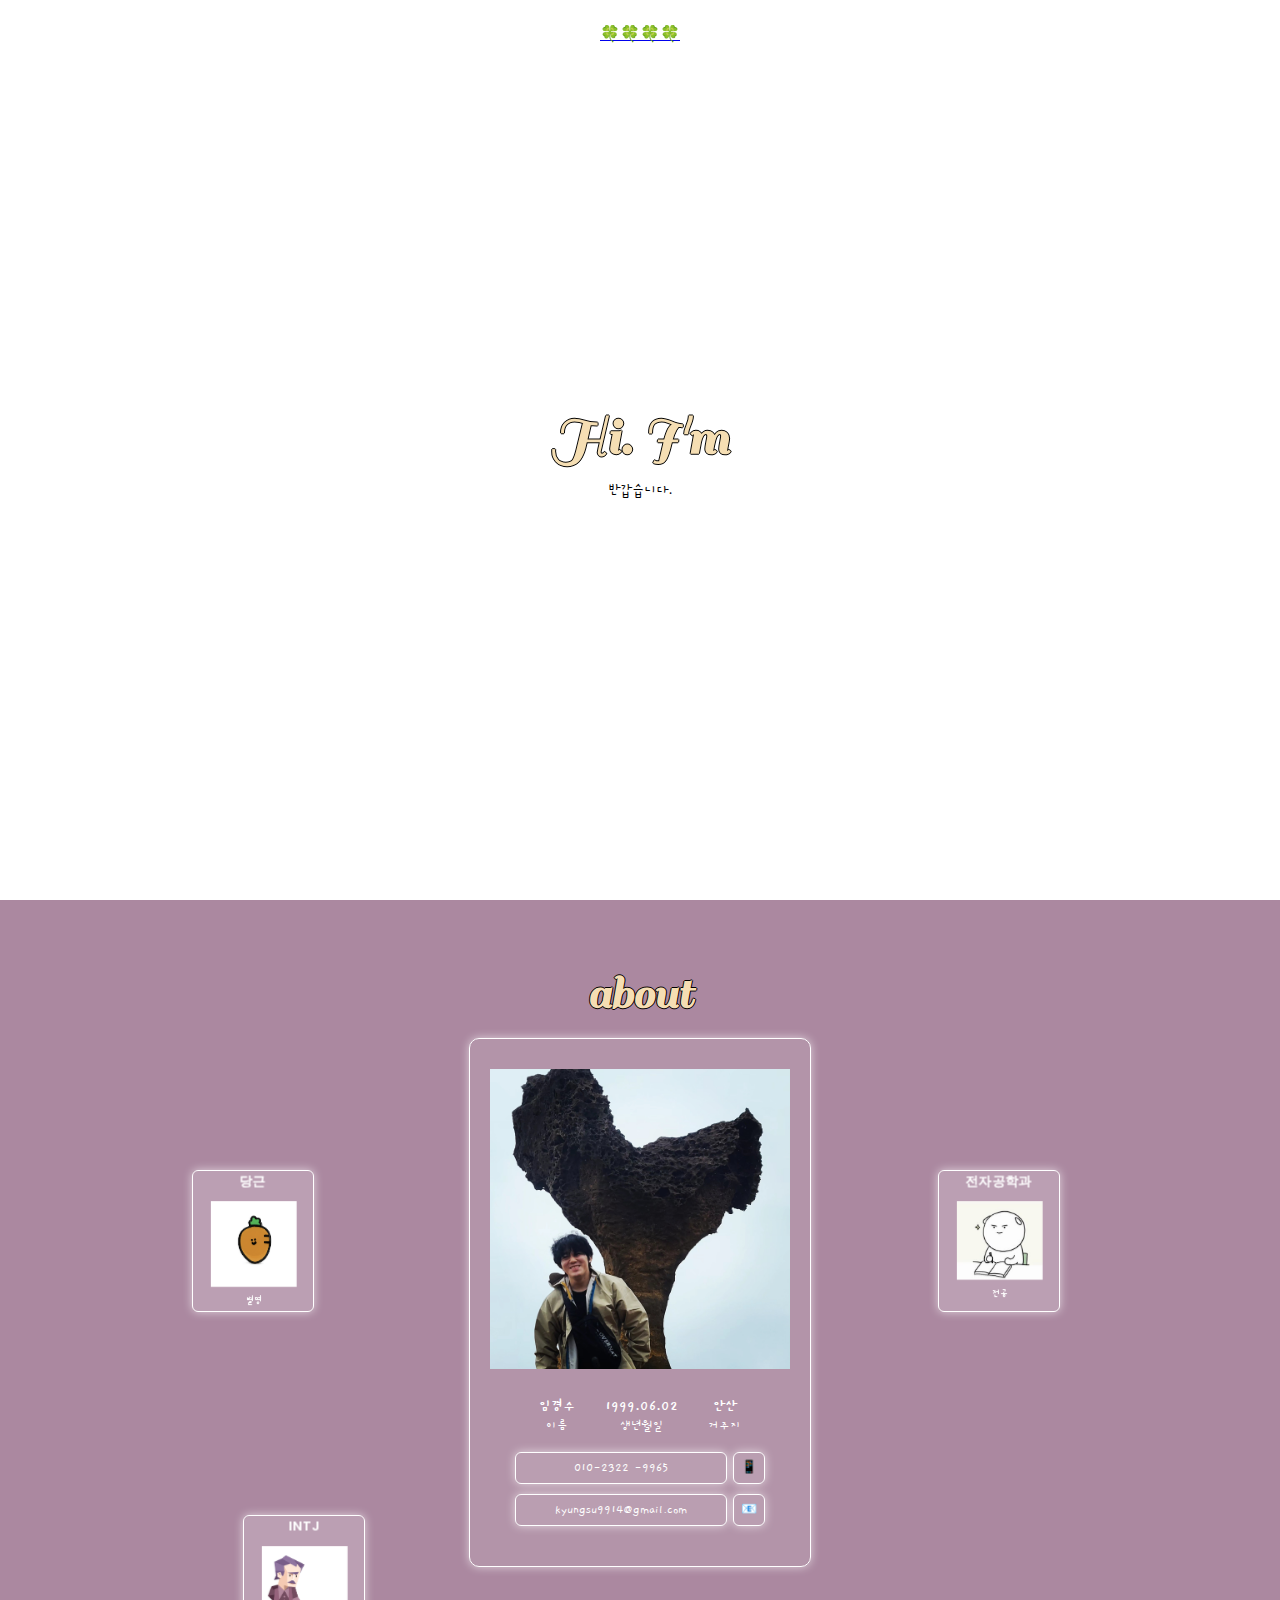
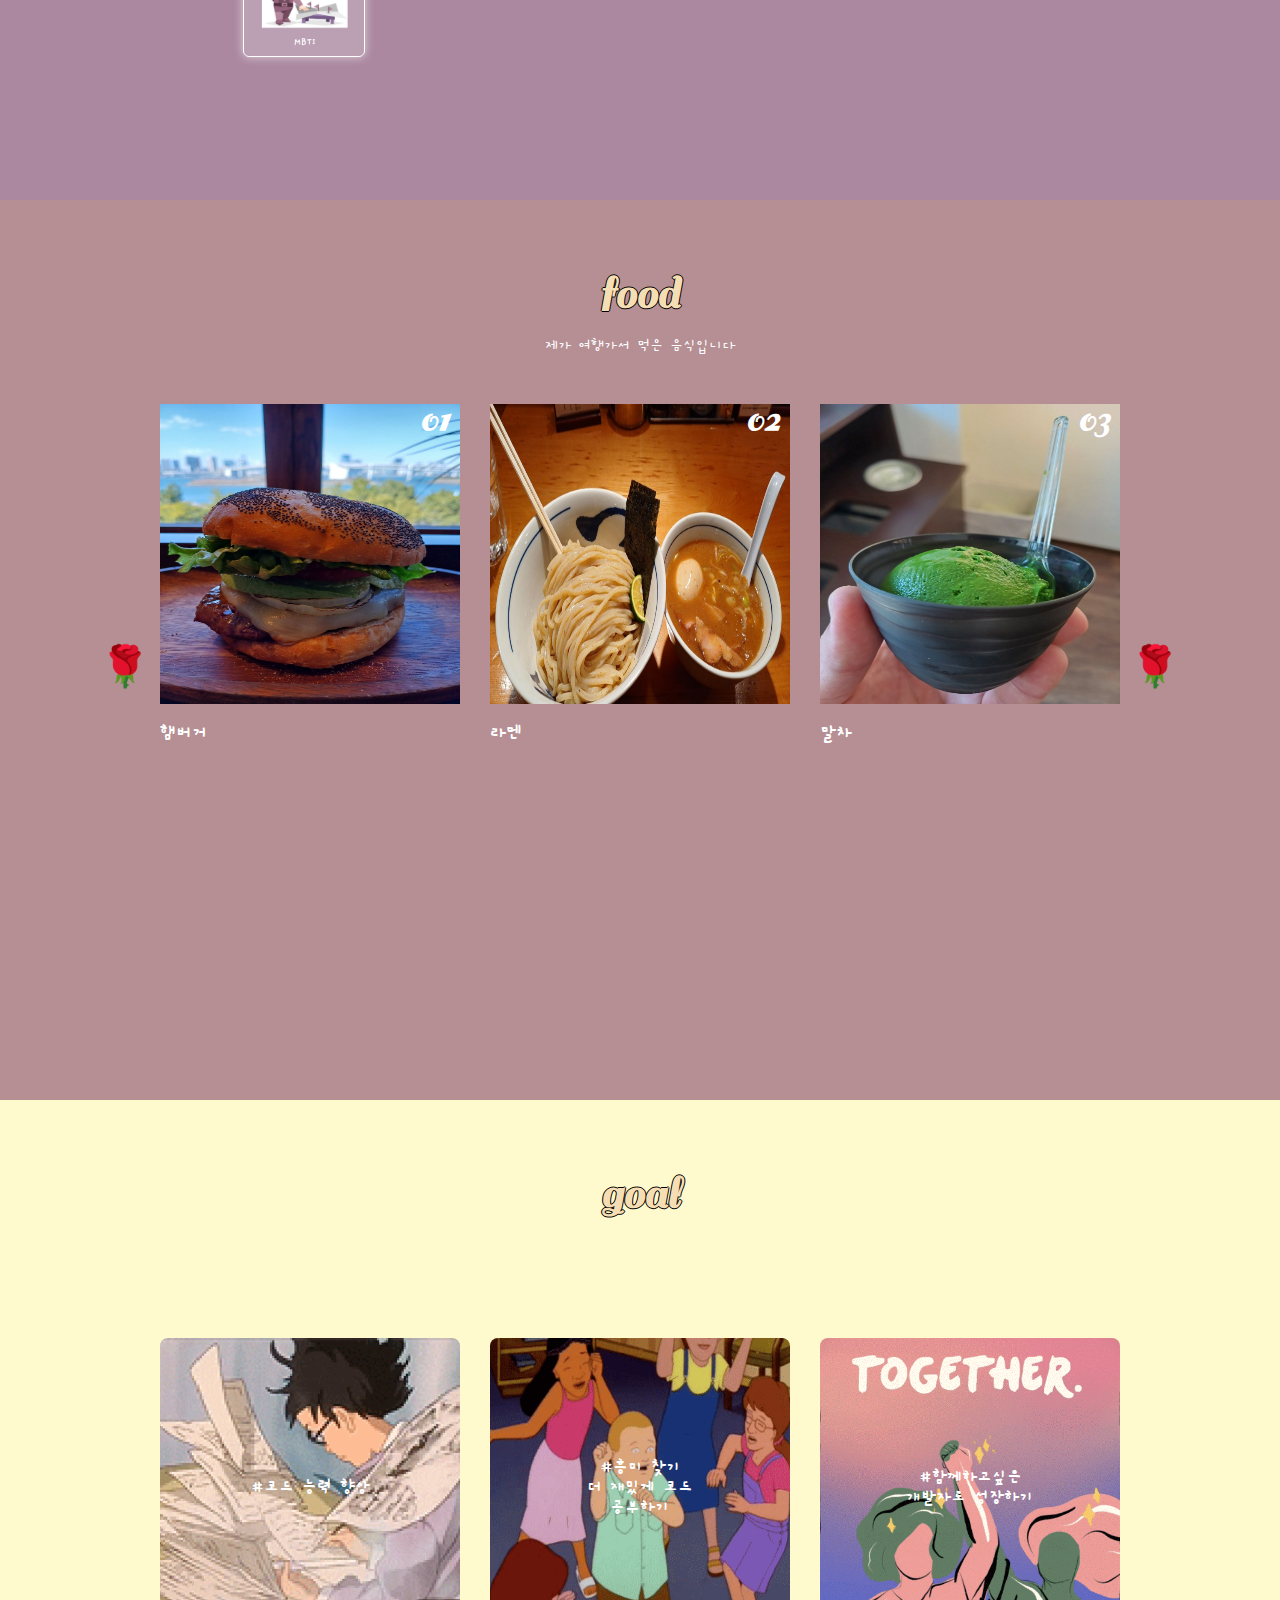
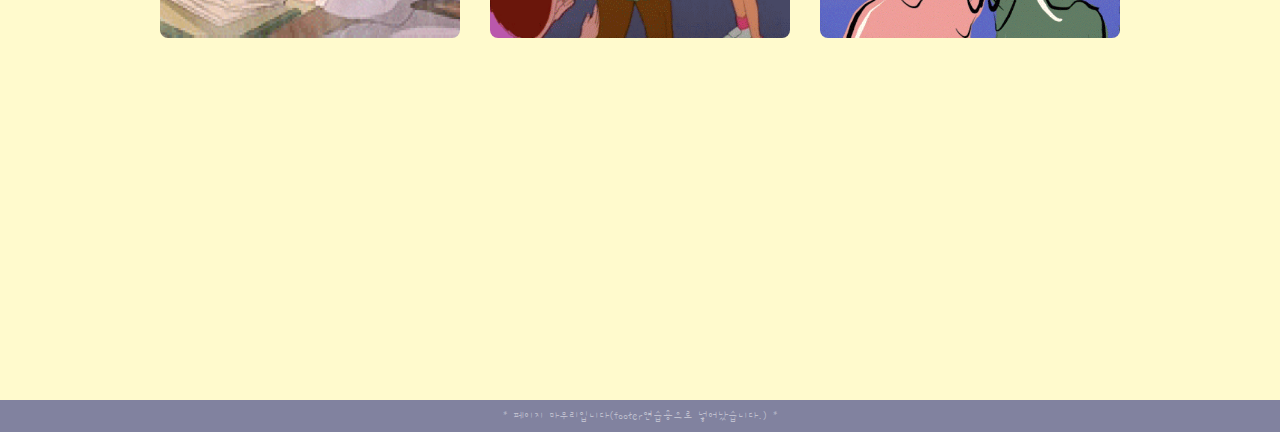
<file: kyeongsu.html>
<!DOCTYPE html>
<html lang="en">
<head>
    <meta charset="UTF-8">
    <meta http-equiv="X-UA-Compatible" content="IE=edge">
    <meta name="viewport" content="width=device-width, initial-scale=1.0">
    <meta property="og:image" content="./images/home.jpg">
    <meta property="og:title" content="임경수 자기소개페이지">
    <meta property="og:description" content="연습용 자기소개 페이지입니다.">
    <title>안녕하세요 임경수입니다</title>
    <link rel="stylesheet" href="css/reset.css">
    <link rel="stylesheet" href="css/My.css">
    <link rel="preconnect" href="https://fonts.googleapis.com">
    <link rel="preconnect" href="https://fonts.gstatic.com" crossorigin>
    <link href="https://fonts.googleapis.com/css2?family=Gaegu:wght@300;400&display=swap" rel="stylesheet">
    <script src="https://ajax.googleapis.com/ajax/libs/jquery/1.12.4/jquery.min.js"></script>
</head>
<body>

    <div class="loading_container">
        <div class="loading_box">
            <p class="loading">🍀</p>
            <p>Loading</p>
        </div>
    </div>

    <header>
        <h1 class="blind">임경수 자기소개서</h1>
        <nav>
            <ul>
                <li>
                    <a href="#home">🍀<span class="tooltip-text">Home</span></a>
                </li>
                <li>
                    <a href="#about">🍀<span class="tooltip-text">About</span></a>
                </li>
                <li>
                    <a href="#favorite">🍀<span class="tooltip-text">Food</span></a>
                </li>
                <li>
                    <a href="#goal">🍀<span class="tooltip-text">Goal</span></a>
                </li>
            </ul>
        </nav>
    </header>

    <main>
        <div class="container">
            <section id="home">
                <div class="title">
                    <h1></h1>
                    <p>반갑습니다.</p>
                </div>
                
            </section>

            <section id="about">
                <div class="category">
                    <h2>about</h2>
                </div>

                <div class="about_profile">
                    <div class="img_box">
                        <img src="images-kyeongsu/kyeongsu-profile2.jpg" alt="프로필 사진">
                    </div>
                    <div class="introduction">
                        <ul class="desc_box1">
                            <li>
                                <div>
                                    <p>임경수</p>
                                    <p>이름</p>
                                </div>
                            </li>
                            <li>
                                <div>
                                    <p>1999.06.02</p>
                                    <p>생년월일</p>
                                </div>
                            </li>
                            <li>
                                <div>
                                    <p>안산</p>
                                    <p>거주지</p>
                                </div>
                            </li>
                        </ul>
                        <div class="desc_box2">
                            <span>010-2322 -9965</span>
                            <span>📱</span>
                        </div>
                        <div class="desc_box2">   
                            <span>kyungsu9914@gmail.com</span>
                            <span>📧</span>
                        </div>
                    </div>
                </div>

                <div class="property">
                    <div class="property_box">
                        <div class="poster">
                            <h2>당근</h2>
                            <figure class="item">
                                <img src="./images-kyeongsu/nickname.png" alt="">
                                <p>별명</p>
                            </figure>
                        </div>
                    </div>
                    <div class="property_box">
                        <div class="poster">
                            <h2>전자공학과</h2>
                            <figure class="item">
                                <img src="./images-kyeongsu/electronic.jpg" alt="">
                                <p>전공</p>
                            </figure>
                        </div>
                    </div>
                    <div class="property_box">
                        <div class="poster">
                            <h2>INTJ</h2>
                            <figure class="item">
                                <img src="./images-kyeongsu/mbti.png" alt="">
                                <p>MBTI</p>
                            </figure>
                        </div>
                    </div>
                </div>
            </section>
    
            <section id="favorite">
                <div class="category">
                    <h2>food</h2>
                    <p>제가 여행가서 먹은 음식입니다</p>
                </div>
                <div class="slide_warp">
                    <ul class="slides">
                        <li>
                            <div class="slide_img_box">
                                <img src="images-kyeongsu/food1.jpg" alt="방탈출">
                            </div>
                            <div class="slide_text_box">
                                <span>01</span>
                                <p class="title">햄버거</p>
                                <p class="desc"></p>
                            </div>
                        </li>
                        <li>
                            <div class="slide_img_box">
                                <img src="images-kyeongsu/food2.jpg" alt="방탈출">
                            </div>
                            <div class="slide_text_box">
                                <span>02</span>
                                <p class="title">라멘</p>
                                <p class="desc">
                                    
                                </p>
                            </div>
                        </li>
                        <li>
                            <div class="slide_img_box">
                                <img src="images-kyeongsu/food3.jpg" alt="방탈출">
                            </div>
                            <div class="slide_text_box">
                                <span>03</span>
                                <p class="title">말차</p>
                                <p class="desc"></p>
                            </div>
                        </li>
                        <li>
                            <div class="slide_img_box">
                                <img src="images-kyeongsu/food4.jpg" alt="방탈출">
                            </div>
                            <div class="slide_text_box">
                                <span>04</span>
                                <p class="title">덮밥</p>
                                <p class="desc"></p>
                            </div>
                        </li>
                        <li>
                            <div class="slide_img_box">
                                <img src="images-kyeongsu/food5.jpg" alt="방탈출">
                            </div>
                            <div class="slide_text_box">
                                <span>05</span>
                                <p class="title">야키니쿠</p>
                                <p class="desc"></p>
                            </div>
                        </li>    
                    </ul>
                </div>
                <p class="controls">
                    <span class="prev">🌹</span>
                    <span class="next">🌹</span>
                </p>
            </section>

            <section id="goal">
                <div class="category">
                    <h2>goal</h2>
                </div>
                <ul class="goal_box">
                    <li class="goal_detail goal_detail_1">
                        <div class="goal_detaile_imgbox">
                        </div>
                        <div class="goal_detaile_desc">
                            <p>#코드 능력 향상</p>
                        </div>
                    </li>
                    <li class="goal_detail goal_detail_2">
                        <div class="goal_detaile_imgbox">
                        </div>
                        <div class="goal_detaile_desc">
                            <p>#흥미 찾기</p>
                            <p>더 재밌게 코드<br>공부하기</p>
                        </div>
                    </li>
                    <li class="goal_detail goal_detail_3">
                        <div class="goal_detaile_imgbox">
                        </div>
                        <div class="goal_detaile_desc">
                            <p>#함께하고싶은<br>개발자로 성장하기</p>
                        </div>
                    </li>
                </ul>
            </section>
        </div>
    </main>

    <footer>
        <p>* 페이지 마무리입니다(footer연습용으로 넣어났습니다.) *</p>
    </footer>

    <script src="js/kyeongsu.js"></script>
    
</body>
</html>
</file>
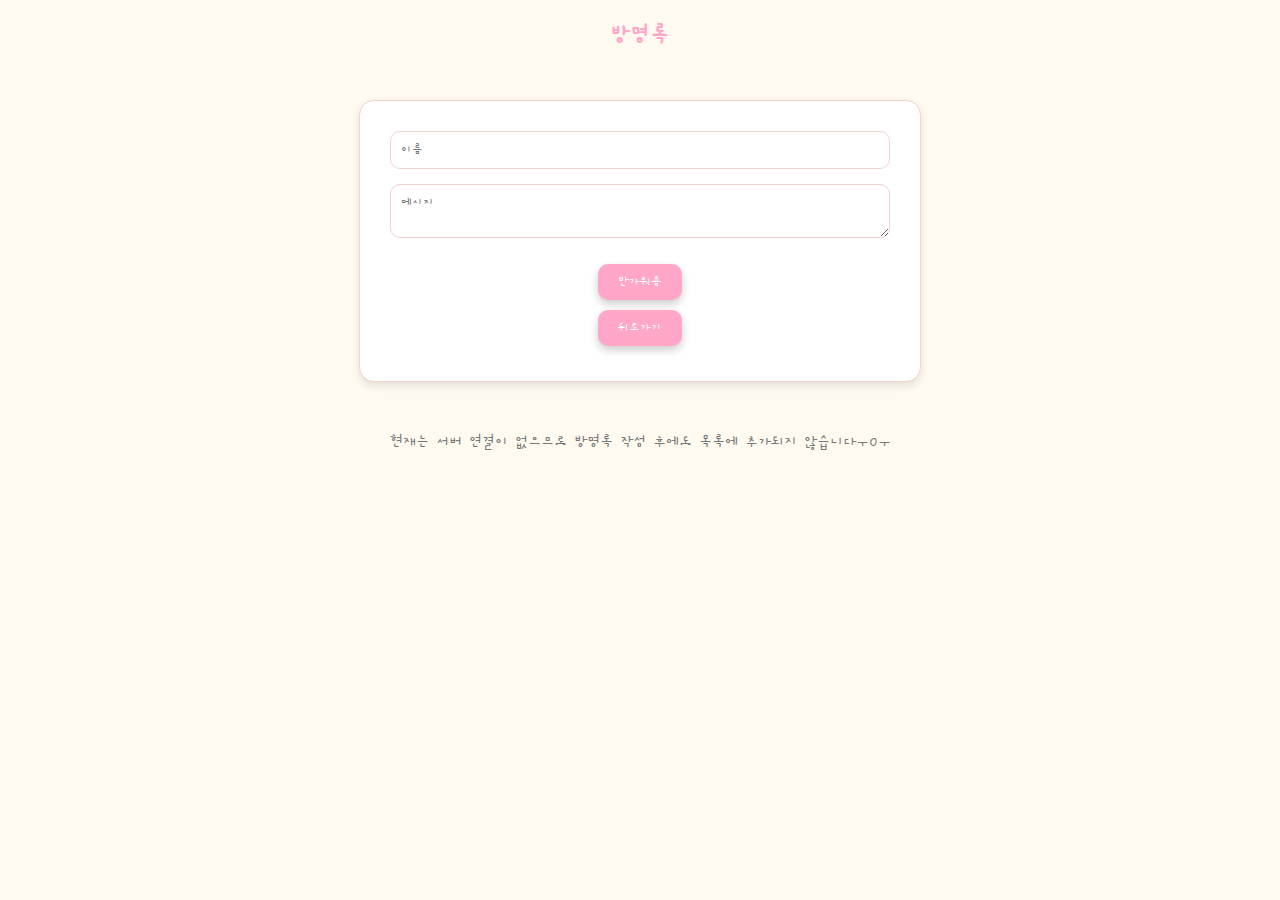
<file: yiseul.html>
<!DOCTYPE html> <!-- 현재 문서가 HTML5임을 명시 -->
<html lang="ko">
<head>
    <meta charset="UTF-8">
    <title>yiseul_spring_6</title>
    
    <!-- Google Fonts 추가 -->
    <link rel="preconnect" href="https://fonts.googleapis.com">
    <link rel="preconnect" href="https://fonts.gstatic.com" crossorigin>
    <link href="https://fonts.googleapis.com/css2?family=Gaegu:wght@300;400&display=swap" rel="stylesheet">
    
    <style>
        body {
            font-family: 'Gaegu', sans-serif;
            background-color: #fffaf0;
            color: #333;
            text-align: center;
        }
        h2 {
            color: #ffa6c9;
            margin-bottom: 20px;
        }
        .guestbook-card {
            background-color: #fff;
            border: 1px solid #f3d1d1;
            box-shadow: 0 4px 8px rgba(0, 0, 0, 0.1);
            border-radius: 15px;
            max-width: 500px;
            margin: 50px auto;
            padding: 30px;
        }
        input, textarea {
            font-family: 'Gaegu', sans-serif;
            width: 100%;
            margin-bottom: 15px;
            padding: 10px;
            border: 1px solid #f3d1d1;
            border-radius: 10px;
            box-sizing: border-box;
        }
        input:focus, textarea:focus {
            outline: none;
            border-color: #ffa6c9;
            box-shadow: 0 0 8px rgba(255, 166, 201, 0.5);
        }
        button {
            font-family: 'Gaegu', sans-serif;
            background-color: #ffa6c9;
            color: white;
            padding: 10px 20px;
            border: none;
            border-radius: 10px;
            cursor: pointer;
            transition: all 0.3s;
            box-shadow: 0 4px 8px rgba(0, 0, 0, 0.2);
            margin: 5px;
        }
        button:hover {
            background-color: #ff7f9e;
            box-shadow: 0 6px 12px rgba(0, 0, 0, 0.3);
        }
        p {
            color: #777;
        }
    </style>
</head>
<body>
    <h2>방명록</h2>
    <div class="guestbook-card">
        <!-- 자바스크립트로 반가워용 버튼을 누르면 알람이 뜨게 함 -->
        <form onsubmit="alert('저도 반갑습니당!'); return false;">
            <input type="text" name="name" placeholder="이름" required>
            <textarea name="message" placeholder="메시지" required></textarea>
            <button type="submit">반가워용</button>
        </form>

        <!-- 뒤로가기 버튼 -->
        <button onclick="location.href='yiseul_index.html'">뒤로가기</button>
    </div>
    <p>현재는 서버 연결이 없으므로 방명록 작성 후에도 목록에 추가되지 않습니다ㅜ0ㅜ</p>
</body>
</html>
</file>
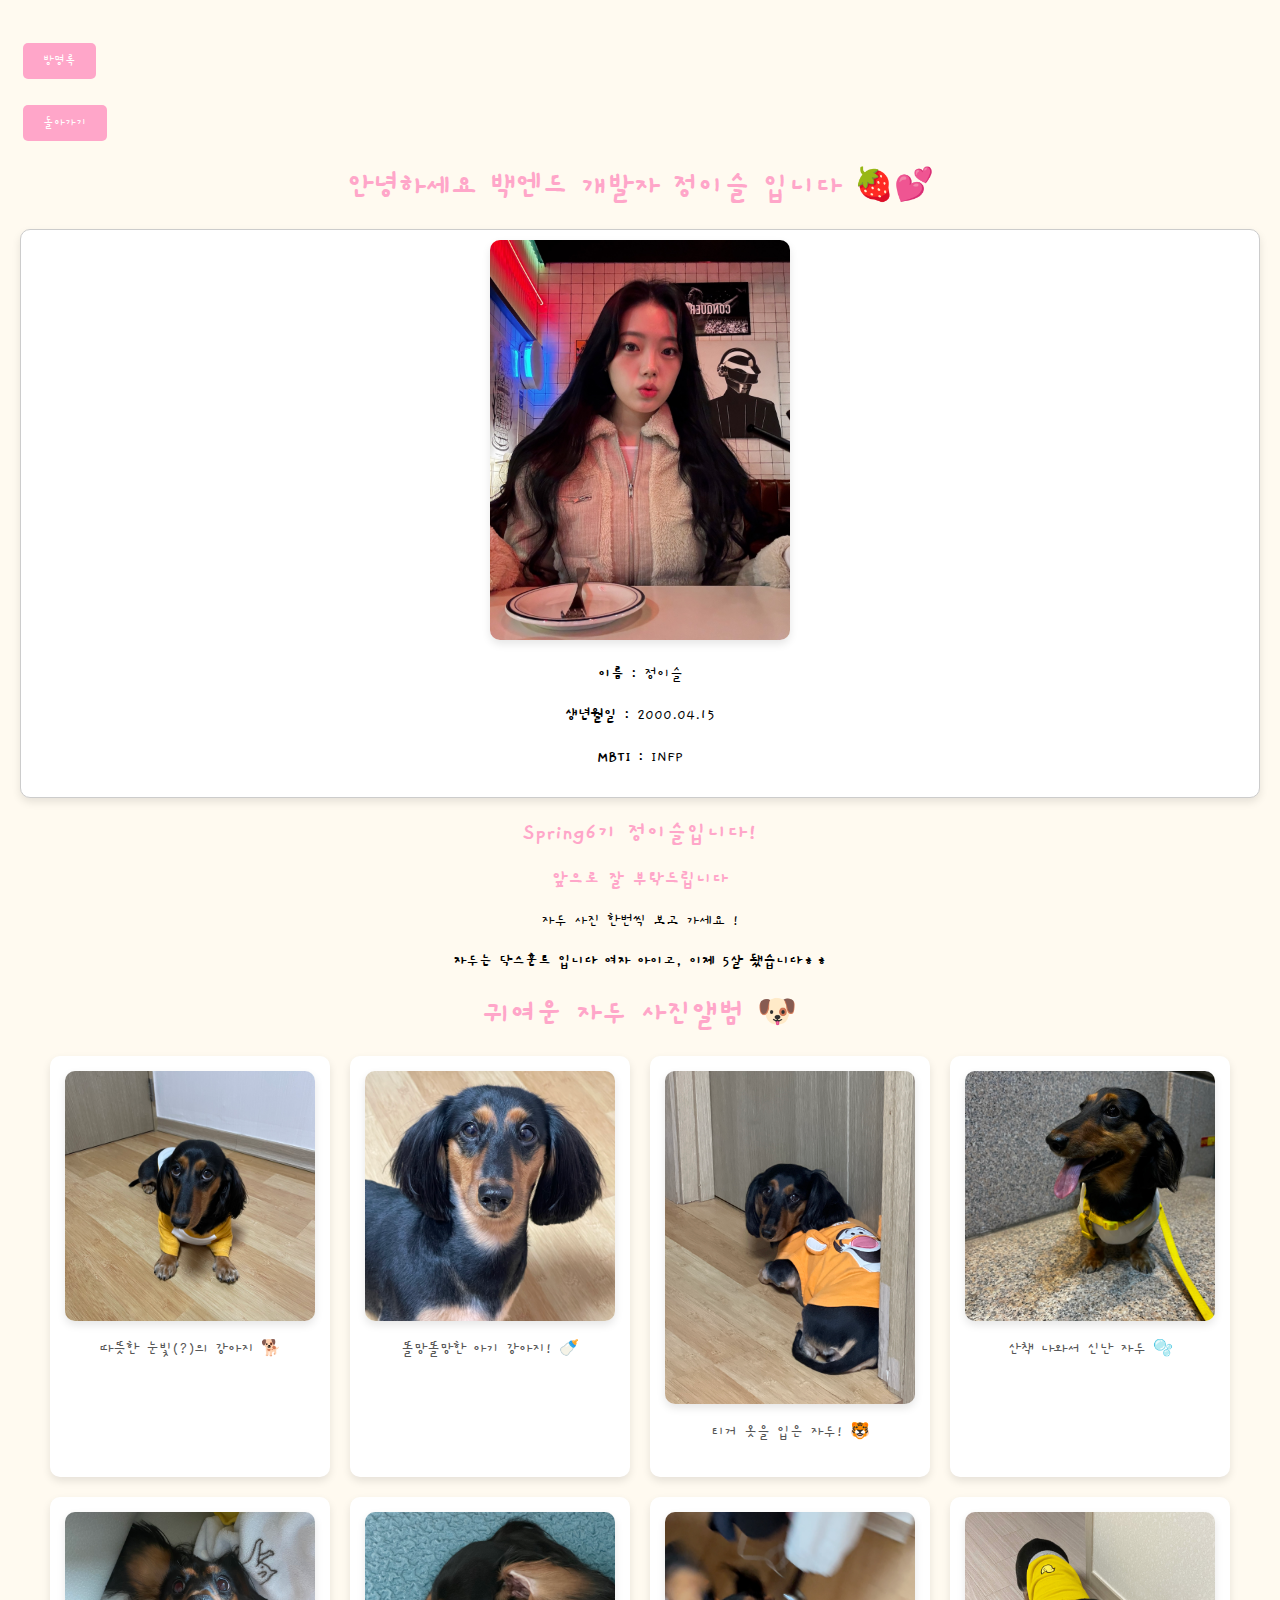
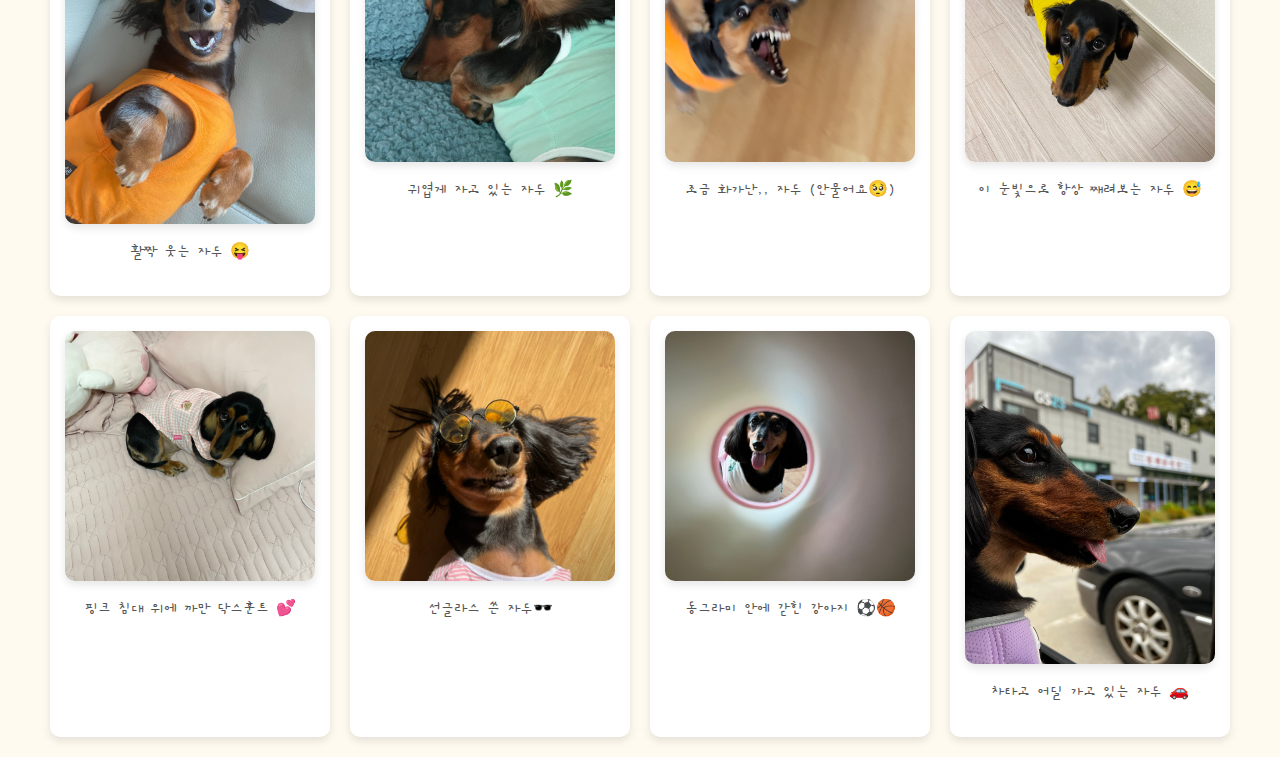
<file: yiseul_index.html>
<!DOCTYPE html> <!-- 현재 문서가 HTML5임을 명시 -->
<html lang="ko">
<head>
    <meta charset="UTF-8">
    <meta http-equiv="X-UA-Compatible" content="IE=edge">
    <meta name="viewport" content="width=device-width, initial-scale=1.0">
    <title>yiseul_spring_6</title>
    
    <!-- Google Fonts 추가 -->
    <link rel="preconnect" href="https://fonts.googleapis.com">
    <link rel="preconnect" href="https://fonts.gstatic.com" crossorigin>
    <link href="https://fonts.googleapis.com/css2?family=Gaegu:wght@300;400&display=swap" rel="stylesheet">
    
    <style>
        body {
            font-family: 'Gaegu', sans-serif;
            background-color: #fffaf0;
            text-align: center;
            margin: 0;
            padding: 20px;
        }
        h1, h2, h3 {
            color: #ffa6c9;
        }
        article {
            border: 1px solid #ccc;
            padding: 10px;
            border-radius: 10px;
            background-color: #fff;
            box-shadow: 0 4px 8px rgba(0, 0, 0, 0.1);
            margin-bottom: 20px;
        }
        img {
            border-radius: 10px;
            box-shadow: 0 4px 8px rgba(0, 0, 0, 0.1);
        } 
        table {
            margin-top: 20px;
        }
        button {
            background-color: #ffa6c9;
            color: white;
            border: none;
            padding: 10px 20px;
            border-radius: 5px;
            cursor: pointer;
            transition: background-color 0.3s;
            font-family: 'Gaegu', sans-serif; /* 폰트 적용 */
        }
        button:hover {
            background-color: #ff7f9e;
        }
        p {
            line-height: 1.6;
        }
    </style>
</head>

<body>
    <table>
        <tr>
            <td><button onclick="location.href='yiseul.html'">방명록</button></td>
        </tr>
    </table>

    <table>
        <tr>
            <td><button onclick="location.href='index.html'">돌아가기</button></td>
        </tr>
    </table>
    
    <h1>안녕하세요 백엔드 개발자 정이슬 입니다 🍓💕</h1>
    <article>
        <img src="./images_yiseul/me.JPG" alt="정이슬의 사진" width="300" height="400">
        <section>
            <p><strong>이름 :</strong> 정이슬</p>
            <p><strong>생년월일 :</strong> 2000.04.15</p>
            <p><strong>MBTI :</strong> INFP </p>
        </section>
    </article>

    <h2>Spring6기 정이슬입니다!</h2>
    <h3>앞으로 잘 부탁드립니다</h3>
    <p>자두 사진 한번씩 보고 가세요 ! </p>
    <b>자두는 닥스훈트 입니다</b>
    <b>여자 아이고, 이제 5살 됐습니다ㅎㅎ</b>
    


<!--------------- 강아지 사진 스타일 ---------------->
    <style>


        h1 {
            color: #ffa6c9;
        }

        /* 카드 컨테이너 */
        .card-container {
            display: flex;
            flex-wrap: wrap;
            justify-content: center;
            gap: 20px;
            margin-top: 20px;
        }

        /* 개별 카드 스타일 */
        .card {
            background-color: white;
            border-radius: 10px;
            box-shadow: 0 4px 8px rgba(0, 0, 0, 0.1);
            width: 250px;
            padding: 15px;
            text-align: center;
        }

        .card img {
            width: 100%;
            height: auto;
            border-radius: 10px;
            box-shadow: 0 4px 8px rgba(0, 0, 0, 0.1);
        }

        .card p {
            margin-top: 10px;
            font-size: 16px;
            color: #555;
        }
    </style>
</head>

<!--------------- 강아지  앨범 ---------------->

<body>

    <h1>귀여운 자두 사진앨범 🐶</h1>

    <div class="card-container">
        
        <div class="card">
            <img src="./images_yiseul/jadoo.jpeg" alt="자두">
            <p>따뜻한 눈빛(?)의 강아지 🐕</p>
        </div>
        
        <div class="card">
            <img src="./images_yiseul/jadoo1.jpeg" alt="자두1">
            <p>똘망똘망한 아기 강아지! 🍼</p>
        </div>
        
        <div class="card">
            <img src="./images_yiseul/jadoo3.JPG" alt="자두3">
            <p>티거 옷을 입은 자두! 🐯</p>
        </div>
        
        <div class="card">
            <img src="./images_yiseul/jadoo4.jpeg" alt="자두4">
            <p>산책 나와서 신난 자두 🫧</p>
        </div>
        
        <div class="card">
            <img src="./images_yiseul/jadoo5.JPG" alt="자두5">
            <p>활짝 웃는 자두 😝</p>
        </div>
        
        <div class="card">
            <img src="./images_yiseul/jadoo6.jpeg" alt="자두6">
            <p>귀엽게 자고 있는 자두 🌿</p>
        </div>
        
        <div class="card">
            <img src="./images_yiseul/jadoo7.JPG" alt="자두7">
            <p>조금 화가난,, 자두 (안물어요🥺)</p>
        </div>
       
        <div class="card">
            <img src="./images_yiseul/jadoo8.JPG" alt="자두8">
            <p>이 눈빛으로 항상 째려보는 자두 😅</p>
        </div>
        
        <div class="card">
            <img src="./images_yiseul/jadoo9.JPG" alt="자두9">
            <p>핑크 침대 위에 까만 닥스훈트 💕</p>
        </div>
        
        <div class="card">
            <img src="./images_yiseul/jadoo10.jpeg" alt="자두10">
            <p>선글라스 쓴 자두🕶️</p>
        </div>
        
        <div class="card">
            <img src="./images_yiseul/jadoo11.jpeg" alt="자두11">
            <p>동그라미 안에 갇힌 강아지 ⚽️🏀</p>
        </div>
        
        <div class="card">
            <img src="./images_yiseul/jadoo13.jpeg" alt="자두13">
            <p>차타고 어딜 가고 있는 자두 🚗</p>
        </div>
   
   

    </div>


</body>
</html>
</file>
<file: css/My.css>
@import url('https://fonts.googleapis.com/css2?family=Poppins:wght@200;600&family=Sail&display=swap');
@import url(reset.css);


/* Font */
body {
    font-family: 'Poppins', sans-serif;
    color: #ffffff;
    text-align: center;
}

h1, h2 {
    font-family: 'Sail', cursive;
    font-weight: 600;
    color: wheat;
    text-shadow: -1px 0 #000, 0 1px #000, 1px 0 #000, 0 -1px #000;
}

html{
    height: 100%;
    overflow: hidden
}

ul {
    display: flex;
    justify-content: center;
}

section {
    height: 100vh;
}

.category {
    display: flex;
    flex-direction: column;
    align-items: center;
    padding-top: 50px;
}

.category h2 {
    font-size: 3rem;
    margin: 20px;
}

.desc {
    font-size: 1rem;
    line-height: 1.3em;
    font-weight: 200;
}

/* 접근성에 문제 없음 */ 
.blind { position: absolute; width: 1px; height: 1px; clip: rect(0 0 0 0); overflow: hidden; }

/* Loading */
.loading_container {
    position: fixed;
    top: 0;
    bottom: 0;
    left: 0;
    right: 0;
    background-color: whitesmoke;
    z-index: 100;
}

.loading_box {
    position: fixed;
    top: 50%;
    left: 50%;
}

.loading_box p {
    color: #000;
    transform: translate(-50%,-50%);
    animation: opacity 1s ease-in infinite;
}

.loading_box .loading {
    font-size: 60px;
    animation: spin 1s linear infinite;
}

@keyframes spin {
    0% { transform:translate(-50%,-50%) rotate(0deg); }
    100% { transform:translate(-50%,-50%) rotate(360deg); }
}

@keyframes opacity{
    0% {opacity: 0;}
    100% {opacity: 1;}
}

.container {
    min-width: 1200px;
}

/* Header */
header {
    position: fixed;
    top: 0;
    left: 0;
    z-index: 10;
    width: 100%;
    height: 70px;
    line-height: 70px;
}

header li a {
    position: relative;
    top: 0;
    transition: top 0.3s ease;
}

header li a:hover {
    top: -3px;
}

header .tooltip-text {
    display: none;
    position: absolute;
    bottom: -30px;
    left: -20px;
    width: 70px;
    height: 15px;
    line-height: 15px;
    font-size: 12px;
    font-weight: 600;
    border-radius: 6px;
    padding: 5px 0;
    background: #FCD53F;
    color: darkblue;
}

header a:hover .tooltip-text {
    display: block;
}


/* Home */
#home {
    background-size: cover;
    background-attachment: fixed;
    background-position: 0 -120px;
    height: 100vh;
}

#home .title {
    position: absolute;
    top: 50%;
    left: 50%;
    transform: translate(-50%,-50%);
}

#home .title h1 {
    width: 500px;
    height: 60px;
    font-size: 55px;
    margin-bottom: 1.3rem;
    }

#home .title p{
    top: 100%;
    left: 50%;
    transform: translate(-50%,-50%);
    position: absolute;
    font-size: 15px;
    font-weight: 400;
    color: black;
    
}

#home .scroll {
    position: absolute;
    bottom: 10%;
    left: 50%;
    transform: translate(-50%,-10%);
    cursor: pointer;
    font-size: 30px;
}

#home .scroll a {
    display: block;
    padding-top: 60px;
}

#home .scroll a span {
    position: absolute;
    top: 0;
    left: 50%;
    width: 30px;
    height: 50px;
    margin-left: -15px;
    border: 2px solid #fff;
    border-radius: 50px;
    box-sizing: border-box;
}

#home .scroll a span::before {
    position: absolute;
    top: 10px;
    left: 50%;
    content: '';
    width: 6px;
    height: 6px;
    margin-left: -3px;
    background-color: #fff;
    border-radius: 100%;
    -webkit-animation: sdb 2s infinite;
    animation: sdb 2s infinite;
    box-sizing: border-box;
}

@-webkit-keyframes sdb {
    0% {
        -webkit-transform: translate(0, 0);
        opacity: 0;
    }
    40% {
        opacity: 1;
    }
    80% {
        -webkit-transform: translate(0, 20px);
        opacity: 0;
    }
    100% {
        opacity: 0;
    }
}

@keyframes sdb {
    0% {
        transform: translate(0, 0);
        opacity: 0;
    }
    40% {
        opacity: 1;
    }
    80% {
        transform: translate(0, 20px);
        opacity: 0;
    }
    100% {
        opacity: 0;
    }
}

#home .scroll p {
    font-family: 'Sail', cursive;
    font-size: 15px;
}


/* About */
#about {
    position: relative;
    background-size: cover;
    background-color: #AB88A0;
}

#about .img_box {
    width: 300px;
    height: 300px;
    margin: 0 auto;
    margin-bottom: 30px;
}

#about .img_box img {
    height: 100%;
}

#about .introduction {
    width: 300px;
    margin: 0 auto;
}

#about h3 {
    font-size: 20px;
    font-weight: 600;
    margin-bottom: 10px;
}

#about .about_profile {
    margin: 0 auto;
    padding: 30px 20px;
    border: 1px solid white;
    border-radius: 10px;
    background: rgba(255, 255, 255, 0.1);
    box-shadow: 0 0 10px rgb(255 255 255 / 63%);
    width: 300px;
}

@keyframes about_slide {
    from {
        opacity: 0;
        transform: translateY(300px);
    }
    to {
        opacity: 1;
        transform: translateY(0px);
    }
}

@keyframes about_backslide {
    from{
        opacity: 1;
        transform: translateY(0px);
    }
    to{
        opacity: 0;
        transform: translateY(300px);

    }
}

#about .desc_box1 {
    margin-bottom: 20px;
}

#about .desc_box1 li p:first-child {
    font-size: 15px;
    font-weight: 600;
}

#about .desc_box1 li:not(:last-child) {
    margin-right: 30px;
}

#about .desc_box1 li p:last-child {
    font-size: 13px;
    margin-top: 5px;
}

#about .desc_box2 {
    font-size: 13px;
    padding: 0 25px;
    margin-bottom: 10px;
    display: flex;
    justify-content: space-between;
}


#about .desc_box2 span{
    display: inline-block;
    height: 20px;
    line-height: 20px;
    border: 1px solid white;
    border-radius: 6px;
    background: rgba(255, 255, 255, 0.1);
    box-shadow: 0 0 10px rgb(255 255 255 / 63%);
    padding: 5px;
}

#about .desc_box2 span:first-child {
    width: 200px;
}


#about .desc_box2 span:last-child {
    width: 20px;
}

.property_box {
    position: absolute;
    width: 150px;
    height: 150px;
    perspective:500px;
}

.property_box:nth-child(1){
    top: 30%;
    left: 15%;
}

.property_box:nth-child(2){
    top: 30%;
    right: 15%;
}

.property_box:nth-child(3){
    bottom: 15%;
    left: 19%;
}

.property_box:nth-child(4){
    bottom: 40%;
    left: 30%;
    transform: rotate(-30deg);

}

.property_box:nth-child(5){
    bottom: 33%;
    right: 30%;
    transform: rotate(30deg);
}

.property_box:nth-child(6){
    top: 43%;
    right: 10%;
    transform: rotate(50deg);
}

.property_box:nth-child(7){
    top: 30%;
    left: 25%;
    transform: rotate(10deg);
}

.property_box .poster.butterfly {
    background: none;
    box-shadow: none;
    border: none;
    animation:poter-ani2 1s infinite linear alternate;
}

.property_box:nth-child(4) .poster.butterfly .item {
    width: 30%;
}

.property_box:nth-child(6) .poster.butterfly .item {
    width: 30%;
}

.property_box .poster {
    position: relative;
    width: 120px;
    height: 140px;
    border: 1px solid white;
    border-radius: 6px;
    background: rgba(255, 255, 255, 0.2);
    box-shadow: 0 0 10px rgb(255 255 255 / 63%);
    animation:poter-ani 1.4s infinite linear alternate;
}

@keyframes poter-ani {
    0%{
        transform: rotateY(-20deg);
    }
    100% {
        transform: rotateY(20deg);
    }
}

@keyframes poter-ani2 {
    0%{
        transform: rotateY(10deg);
    }
    100% {
        transform: rotateY(-10deg);
    }
}

.property_box .poster {
    transform-style: preserve-3d;
}

.property_box .poster h2 {
    font-family: 'Poppins', sans-serif;
    text-shadow:none;
    color: white;
    padding: 0.5em 0;
    font-size: 0.8rem;
    transform: translateZ(10px);

}

.property_box .poster .item {
    position: absolute;
    width: 70%;
    left: 16%;
    top: 22%;
    transform: translateZ(10px);
}

.property_box img {
    max-width: 100%;
    height: auto;
}

.property_box p {
    padding: 0.5em 0;
    font-size: 0.6rem;
    font-weight: 600;
    color: white;
}

/* Favorite */
#favorite {
    background-color: #B58F94;
    position: relative;
    background-size: cover;
}

#favorite .slide_warp {
    width: 960px;
    height: 430px;
    margin: 50px auto;
    position: relative;
    overflow: hidden;
}

#favorite .slide_warp .slides {
    position: absolute;
    left: 0;
    top: 0;
    transition: left 0.5s ease-in-out;

}

#favorite .slide_warp .slides li:not(:last-child) {
    position: relative;
    float: left;
    margin-right: 30px;
}

#favorite .slide_img_box {
    width: 300px;
    height: 300px;
}

#favorite .slide_img_box img{
    width: 100%;
    height: 100%;
}

#favorite .slide_text_box {
    text-align: left;
    margin: 20px 0;
}

#favorite .slide_text_box .title {
    font-size: 1.2rem;
    font-weight: 600;
}

#favorite .slide_text_box .desc {
    margin-top: 10px;
}

#favorite .slide_text_box span{
    position: absolute;
    right: 10px;
    top: -5px;
    font-family: 'Sail', cursive;
    font-size: 40px;
    font-weight: 600;
    color: white;
}

#favorite .controls .prev,
#favorite .controls .next {
    position: absolute;
    font-size: 40px;
    cursor: pointer;
    font-weight: 600;
    transform: translateY(-50);
    top: 50%;
}

#favorite .controls .prev {
    left: 100px;
}

#favorite .controls .next {
    right: 100px;
}


/* Goal */
#goal {
    background-color: lemonchiffon;
    background-size: cover;
}

#goal .goal_box {
    display: flex;
    justify-content: center;
    padding: 100px;
}

@keyframes show {
    0% {
        transform: translateY(200px);
        opacity: 0;
    }
    100% {
        transform: translateY(0);
        opacity: 1;
    }
}

@keyframes out {
    0% {
        transform: translateY(0);
        opacity: 1;
    }
    100% {
        transform: translateY(200px);
        opacity: 0;
    }
}

#goal .goal_box .goal_detail {
    position: relative;
    margin-right: 30px;
}

#goal .goal_box .goal_detail:last-child {
    margin-right: 0;
}

#goal .goal_detail .goal_detaile_imgbox {
    width: 300px;
    height: 300px;
    border-radius: 8px;
}

#goal .goal_detail:hover .goal_detaile_imgbox:before {
    content: '';
    position: absolute;
    left: 0;
    right: 0;
    top: 0;
    bottom: 0;
    border-radius: 8px;
    background: rgba(0,0,0,0.6);
    opacity: .5;
}

#goal .goal_box .goal_detail:nth-child(1) .goal_detaile_imgbox{
    background-image: url("../images-kyeongsu/level-up.gif");
    background-size: cover;
    background-position: center;

}

#goal .goal_box .goal_detail:nth-child(2) .goal_detaile_imgbox{
    background-image: url("../images-kyeongsu/fun.gif");
    background-size: 120% 100%;
    background-position: center;
}

#goal .goal_box .goal_detail:nth-child(3) .goal_detaile_imgbox{
    background-image: url("../images-kyeongsu/together.gif");
    background-size: cover;

}

#goal .goal_box .goal_detail .goal_detaile_imgbox img{
    width: 100%;
}

#goal .goal_box .goal_detail .goal_detaile_desc {
    position: absolute;
    top: 50%;
    left: 50%;
    transform: translate(-50%, -50%);
    font-size: 1.1rem;
    font-weight: 600;
    line-height: 20px;
}

/* Contact */
#contact {
    display: flex;
    align-items: center;
    justify-content: center;
    color: whitesmoke;
    background-color: #81829f;
}

#contact .category {
    padding: 30px;
    height: 1.3em;
    overflow-y: hidden;
    margin-bottom: 30px;
}

#contact .category h2 {
    margin: 0;
}

#contact .link {
    height: 1.5em;
    overflow-y: hidden;
}

#contact ul li{
    padding-right: 50px;
}

#contact ul li:hover{
    text-decoration: underline;
}

#contact ul li:last-child{
    padding-right: 0;
}

@keyframes grow {
    from { transform: translateY(1.5em) }
    to { transform: translateY(0) }
}

@keyframes grow-out {
    from { transform: translateY(0) }
    to { transform: translateY(1.5em) }
}


/* Footer */
footer p {
    color: rgba(255,255,255,0.5);
    font-size: 12px;
    font-weight: 200;
    margin: 10px;
    background-color: #81829f;
    margin: 0;
    padding: 10px;
}
</file>
